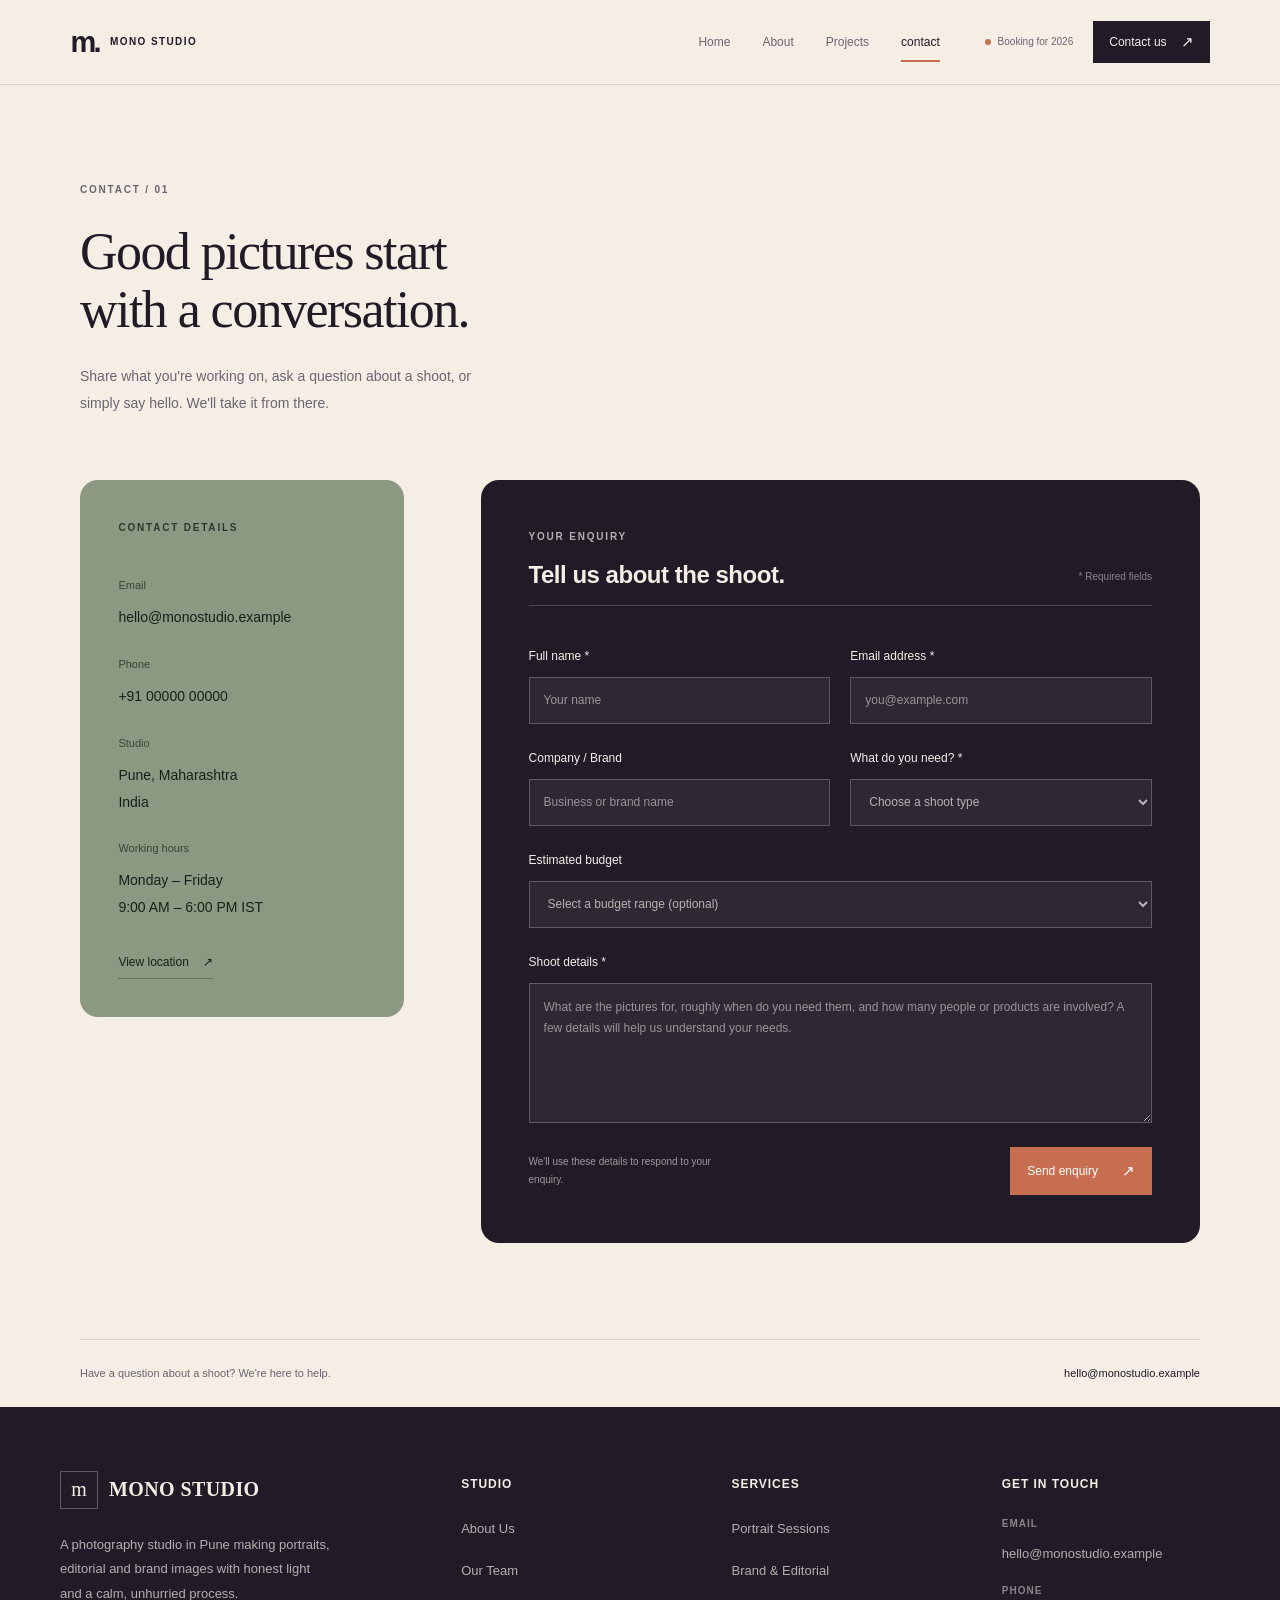
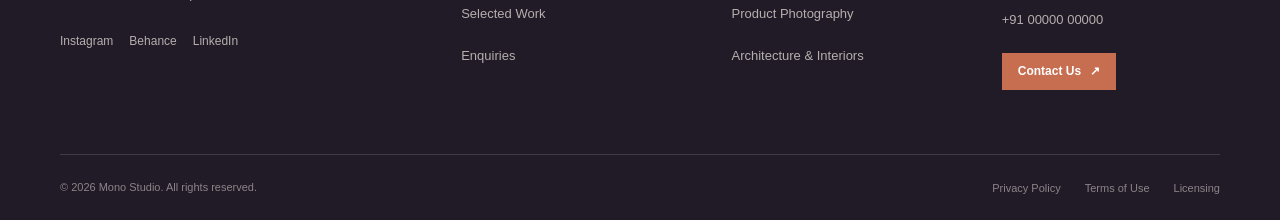
<file: contact.html>
<!DOCTYPE html>
<html lang="en">
<head>
  <meta charset="UTF-8">
  <meta name="viewport" content="width=device-width, initial-scale=1">
  <meta name="description" content="Get in touch with Mono Studio, a photography studio in Pune. Enquire about portrait sessions, brand and editorial shoots, product photography, and architectural photography.">
  <meta name="theme-color" content="#f7f6f1">
  <title>Contact &amp; Enquiries — Mono Studio</title>

  <link rel="stylesheet" href="style.css">   

</head>
<body>




  


<header class="line-nav">
  <nav class="line-nav__inner" aria-label="Main navigation">

    <!-- Left brand -->
    <a href="index.html" class="line-nav__brand" aria-label="Mono Studio home">
      <span class="line-nav__symbol" aria-hidden="true">m.</span>
      <span class="line-nav__brand-name">MONO STUDIO</span>
    </a>

    <!-- Mobile menu control -->
    <input
      type="checkbox"
      id="line-nav-toggle"
      class="line-nav__toggle"
      aria-label="Toggle navigation"
    />

    <label class="line-nav__menu" for="line-nav-toggle">
      <span class="line-nav__menu-label">MENU</span>
      <span class="line-nav__menu-icon" aria-hidden="true">
        <i></i>
        <i></i>
      </span>
    </label>

    <!-- Right links -->
    <div class="line-nav__panel">
      <div class="line-nav__links">
        <a href="index.html" class="line-nav__link">Home</a>
        <a href="about.html" class="line-nav__link">About</a>
        <a href="portfolio.html" class="line-nav__link">Projects</a>
        <a href="contact.html" class="line-nav__link line-nav__link--active">contact</a>
      </div>

      <div class="line-nav__action">
        <span class="line-nav__availability">
          <span class="line-nav__dot"></span>
          Booking for 2026
        </span>
        <a href="contact.html" class="line-nav__cta">
          Contact us <span aria-hidden="true">↗</span>
        </a>
      </div>
    </div>

  </nav>
</header>











<section class="minimal-enquiry" id="contact">
  <div class="minimal-enquiry__container">

    <!-- Section introduction -->
    <header class="minimal-enquiry__header">
      <span class="minimal-enquiry__eyebrow">CONTACT / 01</span>
      <h2>Good pictures start<br>with a conversation.</h2>
      <p>
        Share what you're working on, ask a question about a shoot, or simply
        say hello. We'll take it from there.
      </p>
    </header>

    <div class="minimal-enquiry__layout">

      <!-- Contact information -->
      <aside class="minimal-enquiry__sidebar">
        <span class="minimal-enquiry__small-title">
          CONTACT DETAILS
        </span>

        <div class="minimal-enquiry__detail">
          <span class="minimal-enquiry__detail-label">Email</span>
          <a href="mailto:hello@monostudio.example">
            hello@monostudio.example
          </a>
        </div>

        <div class="minimal-enquiry__detail">
          <span class="minimal-enquiry__detail-label">Phone</span>
          <a href="tel:+910000000000">
            +91 00000 00000
          </a>
        </div>

        <div class="minimal-enquiry__detail">
          <span class="minimal-enquiry__detail-label">Studio</span>
          <p>
            Pune, Maharashtra<br>
            India
          </p>
        </div>

        <div class="minimal-enquiry__detail">
          <span class="minimal-enquiry__detail-label">Working hours</span>
          <p>
            Monday – Friday<br>
            9:00 AM – 6:00 PM IST
          </p>
        </div>

        <a
          class="minimal-enquiry__direct-link"
          href="https://www.google.com/maps/search/?api=1&query=Pune%2C%20India"
          target="_blank"
          rel="noopener noreferrer">
          View location <span aria-hidden="true">↗</span>
        </a>
      </aside>

      <!-- Enquiry form -->
      <div class="minimal-enquiry__main">
        <div class="minimal-enquiry__form-header">
          <div>
            <span class="minimal-enquiry__small-title">
              YOUR ENQUIRY
            </span>
            <h3>Tell us about the shoot.</h3>
          </div>
          <span class="minimal-enquiry__required-note">
            * Required fields
          </span>
        </div>

        <form class="minimal-enquiry__form"
              action="#"
              method="post">

          <div class="minimal-enquiry__row">
            <div class="minimal-enquiry__field">
              <label for="me-name">Full name *</label>
              <input
                type="text"
                id="me-name"
                name="name"
                placeholder="Your name"
                autocomplete="name"
                required>
            </div>

            <div class="minimal-enquiry__field">
              <label for="me-email">Email address *</label>
              <input
                type="email"
                id="me-email"
                name="email"
                placeholder="you@example.com"
                autocomplete="email"
                required>
            </div>
          </div>

          <div class="minimal-enquiry__row">
            <div class="minimal-enquiry__field">
              <label for="me-company">Company / Brand</label>
              <input
                type="text"
                id="me-company"
                name="company"
                placeholder="Business or brand name"
                autocomplete="organization">
            </div>

            <div class="minimal-enquiry__field">
              <label for="me-service">What do you need? *</label>
              <select id="me-service" name="service" required>
                <option value="" disabled selected>
                  Choose a shoot type
                </option>
                <option value="portraits">Portrait session</option>
                <option value="brand-editorial">Brand &amp; editorial shoot</option>
                <option value="product">Product photography</option>
                <option value="architecture">Architecture &amp; interiors</option>
                <option value="events">Event coverage</option>
                <option value="personal">Personal / family session</option>
                <option value="other">Other enquiry</option>
              </select>
            </div>
          </div>

          <div class="minimal-enquiry__field">
            <label for="me-budget">Estimated budget</label>
            <select id="me-budget" name="budget">
              <option value="" disabled selected>
                Select a budget range (optional)
              </option>
              <option value="under-10000">Under ₹10,000</option>
              <option value="10000-25000">₹10,000 – ₹25,000</option>
              <option value="25000-50000">₹25,000 – ₹50,000</option>
              <option value="above-50000">Above ₹50,000</option>
              <option value="undecided">Not decided yet</option>
            </select>
          </div>

          <div class="minimal-enquiry__field">
            <label for="me-message">Shoot details *</label>
            <textarea
              id="me-message"
              name="message"
              rows="5"
              placeholder="What are the pictures for, roughly when do you need them, and how many people or products are involved? A few details will help us understand your needs."
              required></textarea>
          </div>

          <div class="minimal-enquiry__submit-row">
            <p>We'll use these details to respond to your enquiry.</p>
            <button type="submit" class="minimal-enquiry__submit">
              Send enquiry
              <span aria-hidden="true">↗</span>
            </button>
          </div>

        </form>
      </div>

    </div>

    <footer class="minimal-enquiry__footer">
      <span>Have a question about a shoot? We're here to help.</span>
      <a href="mailto:hello@monostudio.example">hello@monostudio.example</a>
    </footer>

  </div>
</section>













<footer class="full-min-footer">
    <div class="full-min-footer__container">

        <div class="full-min-footer__main">

            <!-- BRAND COLUMN -->
            <div class="full-min-footer__brand-column">

                <a href="index.html" class="full-min-footer__brand"
                   aria-label="Mono Studio home">
                    <span class="full-min-footer__logo">m</span>
                    <span class="full-min-footer__brand-name">
                        MONO STUDIO
                    </span>
                </a>

                <p class="full-min-footer__description">
                    A photography studio in Pune making portraits, editorial and
                    brand images with honest light and a calm, unhurried process.
                </p>

                <div class="full-min-footer__socials"
                     aria-label="Social media links">
                    <a href="#" aria-label="Instagram">Instagram</a>
                    <a href="#" aria-label="Behance">Behance</a>
                    <a href="#" aria-label="LinkedIn">LinkedIn</a>
                </div>

            </div>

            <!-- COMPANY COLUMN -->
            <div class="full-min-footer__column">
                <h3>Studio</h3>

                <ul class="full-min-footer__list">
                    <li><a href="about.html">About Us</a></li>
                    <li><a href="about.html">Our Team</a></li>
                    <li><a href="portfolio.html">Selected Work</a></li>
                    <li><a href="contact.html">Enquiries</a></li>
                </ul>
            </div>

            <!-- SERVICES COLUMN -->
            <div class="full-min-footer__column">
                <h3>Services</h3>

                <ul class="full-min-footer__list">
                    <li><a href="services.html">Portrait Sessions</a></li>
                    <li><a href="services.html">Brand &amp; Editorial</a></li>
                    <li><a href="services.html">Product Photography</a></li>
                    <li><a href="services.html">Architecture &amp; Interiors</a></li>
                </ul>
            </div>

            <!-- CONTACT COLUMN -->
            <div class="full-min-footer__column">
                <h3>Get in Touch</h3>

                <div class="full-min-footer__contact-item">
                    <span class="full-min-footer__contact-label">
                        Email
                    </span>
                    <a class="full-min-footer__contact-value"
                       href="mailto:hello@monostudio.example">
                        hello@monostudio.example
                    </a>
                </div>

                <div class="full-min-footer__contact-item">
                    <span class="full-min-footer__contact-label">
                        Phone
                    </span>
                    <a class="full-min-footer__contact-value"
                       href="tel:+910000000000">
                        +91 00000 00000
                    </a>
                </div>

                <a href="contact.html" class="full-min-footer__cta">
                    Contact Us <span aria-hidden="true">↗</span>
                </a>
            </div>

        </div>

        <!-- COPYRIGHT AND LEGAL LINKS -->
        <div class="full-min-footer__bottom">

            <p class="full-min-footer__copyright">
                © 2026 Mono Studio. All rights reserved.
            </p>

            <ul class="full-min-footer__legal">
                <li><a href="#">Privacy Policy</a></li>
                <li><a href="#">Terms of Use</a></li>
                <li><a href="#">Licensing</a></li>
            </ul>

        </div>

    </div>
</footer>


















</body>
</html>
</file>
<file: style.css>
/* ==========================================================
   MONO STUDIO — Photographic Studio
   Final consolidated stylesheet
   Palette: midnight plum / warm ivory / terracotta / muted sage
   ========================================================== */

:root {
  /* Final palette */
  --ms-night: #211b28;
  --ms-plum: #382b3c;
  --ms-ivory: #f4eee5;
  --ms-cream: #e9dfd2;
  --ms-terra: #c76e50;
  --ms-sage: #8c9882;
  --ms-gold: #d8b782;

  /* Semantic aliases */
  --bg: var(--ms-ivory);
  --surface: rgba(33, 27, 40, 0.06);
  --line: rgba(33, 27, 40, 0.14);
  --line-soft: rgba(33, 27, 40, 0.07);
  --text: var(--ms-night);
  --text-muted: #6b6570;
  --text-inverse: var(--ms-ivory);
  --accent: var(--ms-terra);
  --black: var(--ms-night);
  --white: var(--ms-ivory);

  /* Spacing scale */
  --s1: 8px;
  --s2: 16px;
  --s3: 24px;
  --s4: 40px;
  --s5: 64px;
  --s6: 96px;

  /* Typography */
  --font-sans: "Helvetica Neue", Helvetica, Arial, sans-serif;
  --font-serif: "Iowan Old Style", "Palatino Linotype", "Book Antiqua", Georgia, serif;
  --fs-micro: 10px;
  --fs-small: 12px;
  --fs-body: 14px;
  --fs-lg: 15px;
  --fs-h3: clamp(18px, 2.2vw, 24px);
  --fs-h2: clamp(32px, 4.5vw, 52px);
  --fs-h1: clamp(42px, 6vw, 76px);

  /* Layout */
  --container: 1160px;
  --radius: 2px;
  --t: 180ms ease;

  /* Motion */
  --ease: cubic-bezier(.22,.61,.36,1);
  --motion-fast: 220ms;
  --motion-mid: 650ms;
}

/* ---------- Reset ---------- */
*, *::before, *::after { box-sizing: border-box; }

html {
  scroll-behavior: smooth;
  scroll-padding-top: 24px;
  background: var(--ms-ivory);
}

body {
  margin: 0;
  background: var(--bg);
  color: var(--text);
  font-family: var(--font-sans);
  font-size: var(--fs-lg);
  line-height: 1.75;
  -webkit-font-smoothing: antialiased;
  overflow-x: clip;
}

img { display: block; width: 100%; height: 100%; object-fit: cover; }
a { color: inherit; text-decoration: none; }

a:focus-visible,
summary:focus-visible,
button:focus-visible,
input:focus-visible,
select:focus-visible,
textarea:focus-visible {
  outline: 2px solid var(--accent);
  outline-offset: 4px;
}

h1, h2, h3, p { margin-top: 0; }

h1, h2, h3 {
  font-weight: 400;
  line-height: 1.12;
  letter-spacing: -0.02em;
}

h1, h2 { font-family: var(--font-serif); }
h1 { font-size: var(--fs-h1); line-height: 1.05; }
h2 { font-size: var(--fs-h2); }
h3 { font-size: var(--fs-h3); font-weight: 600; letter-spacing: -0.01em; }

::selection { background: var(--accent); color: #fff; }

/* ---------- Utilities ---------- */
.container {
  width: min(var(--container), calc(100% - 72px));
  margin-inline: auto;
}

.section { padding-block: var(--s6); }

.eyebrow {
  margin: 0 0 var(--s2);
  color: var(--accent);
  font-size: var(--fs-micro);
  font-weight: 700;
  letter-spacing: 0.18em;
  line-height: 1.5;
  text-transform: uppercase;
}

.section-heading { max-width: 590px; margin-bottom: var(--s2); }
.section-description {
  max-width: 570px;
  margin: 0;
  color: var(--text-muted);
  font-size: var(--fs-body);
  line-height: 1.95;
}

/* ---------- Buttons ---------- */
.button {
  display: inline-flex;
  align-items: center;
  justify-content: space-between;
  gap: var(--s2);
  min-height: 48px;
  padding: 12px 20px;
  border: 1px solid var(--accent);
  border-radius: var(--radius);
  background: var(--accent);
  color: var(--text-inverse);
  font-family: inherit;
  font-size: var(--fs-small);
  font-weight: 600;
  letter-spacing: 0.02em;
  cursor: pointer;
  transition: background var(--t), border-color var(--t), color var(--t), transform var(--motion-fast) var(--ease);
}

.button:hover { background: var(--black); border-color: var(--black); transform: translateY(-3px); }
.button-arrow { font-size: 16px; line-height: 1; display: inline-block; transition: transform var(--motion-fast) var(--ease); }
.button:hover .button-arrow { transform: translate(3px, -3px); }

.button-outline {
  background: transparent;
  color: var(--text);
  border-color: var(--line);
}

.button-outline:hover {
  background: var(--line-soft);
  border-color: var(--accent);
  color: var(--accent);
}

/* ==========================================================
   HEADER — LINE NAV
   ========================================================== */
.line-nav {
  position: relative;
  z-index: 100;
  width: 100%;
  background: rgba(244,238,229,0.82);
  backdrop-filter: blur(16px);
  -webkit-backdrop-filter: blur(16px);
  color: var(--text);
  font-family: var(--font-sans);
  border-bottom: 1px solid var(--line);
}

.line-nav__inner {
  display: flex;
  align-items: center;
  justify-content: space-between;
  gap: var(--s3);
  width: 100%;
  max-width: 1440px;
  min-height: 84px;
  margin: 0 auto;
  padding: 0 clamp(24px, 5.5vw, 80px);
}

.line-nav__brand { display: inline-flex; align-items: center; flex-shrink: 0; gap: 11px; transition: transform var(--motion-fast) var(--ease); }
.line-nav__brand:hover { transform: translateY(-2px); }
.line-nav__symbol { font-size: 29px; font-weight: 600; letter-spacing: -0.09em; line-height: 1; }
.line-nav__brand-name { font-size: var(--fs-micro); font-weight: 600; letter-spacing: 0.14em; white-space: nowrap; }

.line-nav__panel {
  display: flex;
  align-items: center;
  justify-content: flex-end;
  gap: clamp(24px, 3.5vw, 50px);
}

.line-nav__links { display: flex; align-items: center; gap: clamp(20px, 2.5vw, 34px); }

.line-nav__link {
  position: relative;
  display: inline-flex;
  align-items: center;
  min-height: 84px;
  color: var(--text-muted);
  font-size: var(--fs-small);
  white-space: nowrap;
  transition: color var(--t), transform var(--motion-fast) var(--ease);
}

.line-nav__link:hover,
.line-nav__link--active { color: var(--text); }

.line-nav__link::after {
  content: "";
  position: absolute;
  bottom: 22px; left: 0;
  height: 2px; width: 100%;
  background: var(--accent);
  transform: scaleX(0);
  transform-origin: left;
  transition: transform 350ms var(--ease);
}

.line-nav__link:hover::after,
.line-nav__link--active::after { transform: scaleX(1); }
.line-nav__link:hover { transform: translateY(-2px); }

.line-nav__action { display: flex; align-items: center; gap: 20px; }

.line-nav__availability {
  display: inline-flex;
  align-items: center;
  gap: 7px;
  color: var(--text-muted);
  font-size: var(--fs-micro);
  white-space: nowrap;
}

.line-nav__dot { width: 6px; height: 6px; flex-shrink: 0; border-radius: 50%; background: var(--accent); animation: dot-pulse 2.8s ease-in-out infinite; }

.line-nav__cta {
  display: inline-flex;
  align-items: center;
  justify-content: center;
  gap: 14px;
  min-height: 42px;
  padding: 0 16px;
  background: var(--ms-night);
  color: var(--ms-ivory);
  font-size: var(--fs-small);
  white-space: nowrap;
  transition: background var(--t), color var(--t), transform var(--motion-fast) var(--ease);
}

.line-nav__cta:hover { background: var(--accent); color: #fff; transform: translateY(-3px); }
.line-nav__cta span { font-size: 15px; transition: transform var(--t); display: inline-block; }
.line-nav__cta:hover span { transform: translate(2px, -2px); }

.line-nav__toggle,
.line-nav__menu { display: none; }

/* ==========================================================
   PAGE INTROS
   ========================================================== */
.page-intro {
  padding-block: var(--s4);
  background: var(--ms-cream);
  border-bottom: 1px solid var(--line);
}

.intro-meta {
  display: flex;
  align-items: center;
  gap: 10px;
  margin-bottom: var(--s3);
  color: var(--text-muted);
  font-size: var(--fs-micro);
  letter-spacing: 0.11em;
  text-transform: uppercase;
}

.meta-dot { width: 4px; height: 4px; border-radius: 50%; background: var(--accent); }

.intro-grid {
  display: grid;
  grid-template-columns: 1.15fr 0.85fr;
  align-items: end;
  gap: var(--s4);
}

.page-intro h1,
.intro h1 {
  max-width: 740px;
  margin-bottom: 0;
}

.intro-description {
  max-width: 400px;
  margin: 0 0 5px;
  color: var(--text-muted);
  font-size: var(--fs-body);
  line-height: 1.95;
}

.page-intro h1 span,
.hero-copy h2 span,
.intro h1 em,
.intro h1 span,
.cta-panel h2 em,
.enquiry h2 span {
  color: var(--accent);
}

.intro h1 em,
.cta-panel h2 em,
.enquiry h2 span { font-style: italic; }

/* ==========================================================
   HERO (home)
   ========================================================== */
.hero {
  padding-block: var(--s5) var(--s6);
  background: var(--ms-night);
  color: var(--ms-ivory);
  position: relative;
  isolation: isolate;
}

.hero::before {
  content: "";
  position: absolute;
  inset: 0;
  pointer-events: none;
  background:
    radial-gradient(ellipse at 85% 10%, rgba(199,110,80,.25), transparent 38%),
    radial-gradient(ellipse at 5% 95%, rgba(140,152,130,.18), transparent 34%);
}

.hero-grid {
  display: grid;
  grid-template-columns: 0.85fr 1.15fr;
  align-items: center;
  gap: clamp(40px, 8vw, 100px);
  position: relative;
}

.hero-copy { padding-block: var(--s2); }

.hero-copy h2 {
  max-width: 460px;
  margin: 0 0 var(--s3);
  font-family: var(--font-serif);
  font-size: clamp(40px, 5.2vw, 62px);
  letter-spacing: -0.02em;
  line-height: 1.08;
  color: var(--ms-ivory);
}

.hero .eyebrow { color: var(--accent); }

.hero-description {
  max-width: 405px;
  margin: 0 0 var(--s3);
  color: var(--ms-ivory);
  opacity: 0.85;
  font-size: var(--fs-body);
  line-height: 2;
}

.hero-actions { display: flex; flex-wrap: wrap; gap: 10px; margin-bottom: var(--s4); }

.hero .button {
  background: var(--accent);
  border-color: var(--accent);
  color: #fff;
}

.hero .button:hover { background: var(--ms-night); border-color: var(--ms-night); color: var(--ms-ivory); }

.hero .button-outline {
  background: transparent;
  color: var(--ms-ivory);
  border-color: rgba(244,238,229,.65);
}

.hero .button-outline:hover {
  background: rgba(244,238,229,.1);
  border-color: var(--accent);
  color: var(--accent);
}

.hero-principle {
  display: flex;
  align-items: flex-start;
  gap: 13px;
  padding-top: var(--s3);
  border-top: 1px solid rgba(244,238,229,.2);
}

.principle-number { padding-top: 1px; color: var(--accent); font-size: 11px; font-weight: 700; letter-spacing: 0.1em; }
.principle-copy strong { display: block; margin-bottom: 4px; font-size: var(--fs-small); font-weight: 600; color: var(--ms-ivory); }
.principle-copy span { display: block; color: var(--ms-ivory); opacity: 0.7; font-size: 11px; line-height: 1.8; }

.hero-visual { position: relative; min-width: 0; padding-bottom: var(--s3); }
.hero-image-wrap { height: clamp(400px, 47vw, 570px); overflow: hidden; background: var(--surface); }
.hero-image { width: 100%; height: 100%; object-fit: cover; transition: transform 900ms var(--ease); }
.hero-image-wrap:hover .hero-image { transform: scale(1.035); }

.image-label {
  position: absolute;
  right: 0; bottom: 0;
  width: min(260px, 75%);
  padding: var(--s2) var(--s3);
  background: var(--ms-ivory);
  border: 1px solid var(--line);
  transition: transform var(--motion-fast) var(--ease);
}

.hero-visual:hover .image-label { transform: translateY(-4px); }

.image-label span {
  display: block;
  margin-bottom: 6px;
  color: var(--text-muted);
  font-size: 9px;
  font-weight: 700;
  letter-spacing: 0.17em;
  text-transform: uppercase;
}

.image-label strong { display: block; color: var(--text); font-size: var(--fs-body); font-weight: 500; letter-spacing: -0.01em; transition: color var(--t); }
.hero-visual:hover .image-label strong { color: var(--accent); }

/* ==========================================================
   STORY HERO (about)
   ========================================================== */
.story-hero {
  display: grid;
  grid-template-columns: 0.9fr 1.1fr;
  min-height: 560px;
  background: var(--ms-night);
  color: var(--ms-ivory);
  position: relative;
  isolation: isolate;
}

.story-hero::before {
  content: "";
  position: absolute;
  inset: 0;
  pointer-events: none;
  background:
    radial-gradient(ellipse at 85% 10%, rgba(199,110,80,.25), transparent 38%),
    radial-gradient(ellipse at 5% 95%, rgba(140,152,130,.18), transparent 34%);
}

.story-hero .hero-copy {
  display: flex;
  flex-direction: column;
  align-items: flex-start;
  justify-content: center;
  padding: clamp(34px, 6vw, 85px);
  position: relative;
}

.story-hero .hero-copy > p:not(.eyebrow) {
  max-width: 350px;
  margin: var(--s3) 0 0;
  color: var(--ms-ivory);
  opacity: 0.85;
  font-size: var(--fs-body);
  line-height: 1.95;
}

.story-hero h2 { color: var(--ms-ivory); }

.story-hero .hero-image { min-height: 560px; overflow: hidden; background: var(--surface); position: relative; }

.simple-link {
  display: inline-flex;
  align-items: center;
  gap: 12px;
  margin-top: var(--s4);
  padding-bottom: 5px;
  border-bottom: 1px solid rgba(244,238,229,.3);
  color: var(--ms-ivory);
  font-size: var(--fs-micro);
  font-weight: 600;
  letter-spacing: 0.12em;
  text-transform: uppercase;
}

.simple-link span { font-size: 16px; transition: transform var(--t); }
.simple-link:hover span { transform: translateX(4px); }

/* ==========================================================
   APPROACH / PROCESS
   ========================================================== */
.approach-grid {
  display: grid;
  grid-template-columns: 0.9fr 1.1fr;
  align-items: start;
  gap: clamp(40px, 8vw, 95px);
}

.approach-intro { position: sticky; top: 28px; }
.approach-intro .section-description { margin-bottom: var(--s3); }

@media (max-width: 900px) {
  .approach-intro { position: static; }
}

.approach-image {
  width: 100%;
  height: 190px;
  margin-top: var(--s4);
  object-fit: cover;
  background: var(--surface);
  transition: border-radius 600ms var(--ease), transform 600ms var(--ease);
}

.approach-image:hover { border-radius: 12px; }

.approach-steps { border-top: 1px solid var(--line); }

.approach-step {
  display: grid;
  grid-template-columns: 44px 1fr;
  gap: var(--s2);
  padding-block: var(--s3);
  border-bottom: 1px solid var(--line);
  transition: transform 550ms var(--ease), background 350ms ease, border-color 350ms ease;
  transform-origin: left center;
}

.approach-step:hover {
  transform: translateX(8px);
  background: rgba(199,110,80,.08);
}

.step-index { color: var(--accent); font-size: 11px; font-weight: 700; letter-spacing: 0.1em; transition: color var(--t), transform var(--motion-fast) var(--ease); }
.approach-step:hover .step-index { transform: translateX(4px); }

.approach-step h3 { margin-bottom: var(--s1); color: var(--text); }
.approach-step p { max-width: 490px; margin: 0; color: var(--text-muted); font-size: var(--fs-small); line-height: 1.95; }

/* ==========================================================
   IMAGE STORY (about)
   ========================================================== */
.image-story {
  display: grid;
  grid-template-columns: 1.1fr 0.9fr;
  align-items: center;
  gap: var(--s5);
  padding-block: var(--s4) var(--s6);
  background: var(--ms-sage);
  color: #172018;
}

.image-story-visual { position: relative; min-width: 0; }
.image-story-visual .main-image { height: 510px; background: var(--surface); overflow: hidden; border-radius: 2px; transition: border-radius 600ms var(--ease); }
.image-story-visual:hover .main-image { border-radius: 12px; }

.image-story-visual .small-image {
  position: relative;
  width: 52%;
  height: 220px;
  margin: -95px 0 0 auto;
  border: 10px solid var(--ms-ivory);
  background: var(--surface);
  overflow: hidden;
  transition: transform 600ms var(--ease);
}

.image-story-visual:hover .small-image { transform: translateY(-5px); }

.image-story-copy { max-width: 400px; }
.image-story-copy .eyebrow { color: var(--accent); }
.image-story-copy h2 { color: #172018; }
.image-story-copy > p:not(.eyebrow) { margin: var(--s3) 0 0; color: #172018; opacity: 0.85; font-size: var(--fs-body); line-height: 2; }

/* ==========================================================
   VALUES (about)
   ========================================================== */
.values { padding-block: var(--s6); background: var(--surface); }

.values-heading {
  display: grid;
  grid-template-columns: 1fr 330px;
  align-items: end;
  gap: var(--s4);
  margin-bottom: var(--s5);
}

.values-heading > p { margin: 0 0 4px; color: var(--text-muted); font-size: var(--fs-body); line-height: 1.95; }

.values-grid {
  display: grid;
  grid-template-columns: repeat(3, minmax(0, 1fr));
  border-top: 1px solid var(--line);
  border-bottom: 1px solid var(--line);
}

.value-card {
  padding: var(--s3) var(--s3) var(--s4) 0;
  background: var(--ms-cream);
  border: 1px solid rgba(33,27,40,.12);
  border-radius: 16px;
  transition: transform 550ms var(--ease), box-shadow 550ms var(--ease), background 350ms ease;
}

.value-card + .value-card { padding-left: var(--s3); border-left: 1px solid var(--line); margin-left: var(--s3); }

.value-card:hover { transform: translateY(-7px); background: #fff; box-shadow: 0 22px 48px rgba(33,27,40,.1); }

.value-number {
  display: block;
  margin-bottom: var(--s4);
  color: var(--accent);
  font-family: var(--font-serif);
  font-size: 26px;
  transition: color var(--t), transform var(--motion-fast) var(--ease);
}

.value-card:hover .value-number { transform: translateX(4px); }

.value-card h3 { margin-bottom: 10px; }
.value-card p { max-width: 285px; margin: 0; color: var(--text-muted); font-size: var(--fs-small); line-height: 1.95; }

/* ==========================================================
   CLOSING STORY (about)
   ========================================================== */
.closing-story {
  display: grid;
  grid-template-columns: 0.95fr 1.05fr;
  align-items: center;
  gap: var(--s6);
  padding-block: var(--s6);
}

.closing-story-image { height: 530px; background: var(--surface); overflow: hidden; border-radius: 2px; transition: border-radius 600ms var(--ease); }
.closing-story-image:hover { border-radius: 12px; }
.closing-story-copy { max-width: 430px; }
.closing-story-copy > p:not(.eyebrow) { margin: var(--s3) 0 0; color: var(--text-muted); font-size: var(--fs-body); line-height: 2; }

.principles-list {
  margin: var(--s3) 0 0;
  padding: 0;
  border-top: 1px solid var(--line);
  list-style: none;
}

.principles-list li {
  display: flex;
  align-items: baseline;
  gap: 13px;
  padding: 13px 0;
  border-bottom: 1px solid var(--line);
  font-size: var(--fs-small);
  transition: transform 350ms var(--ease);
}

.principles-list li:hover { transform: translateX(4px); }
.principles-list li::before { color: var(--accent); content: "—"; transition: transform var(--t); }
.principles-list li:hover::before { transform: scale(1.35); }

/* ==========================================================
   SERVICES INTRO + SERVICES GRID
   ========================================================== */
.intro { padding-block: var(--s6) var(--s5); }

.intro-aside {
  padding: 0 0 5px var(--s3);
  border-left: 1px solid var(--line);
}

.intro-aside p { margin-bottom: var(--s2); color: var(--text-muted); font-size: var(--fs-body); line-height: 2; }
.intro-aside span { color: var(--accent); font-size: var(--fs-micro); letter-spacing: 0.12em; text-transform: uppercase; }

.services { padding-bottom: var(--s6); }

.services-heading {
  display: flex;
  justify-content: space-between;
  align-items: end;
  gap: var(--s4);
  margin-bottom: var(--s4);
  padding-bottom: var(--s3);
  border-bottom: 1px solid var(--line);
}

.services-heading h2 { max-width: 580px; margin-bottom: 0; }
.services-heading > p { max-width: 345px; margin: 0 0 3px; color: var(--text-muted); font-size: var(--fs-small); line-height: 1.95; }

.service-grid {
  display: grid;
  grid-template-columns: repeat(3, minmax(0, 1fr));
  gap: 30px 22px;
}

.service-card { min-width: 0; transition: transform 550ms var(--ease); }
.service-card:hover { transform: translateY(-4px); }
.service-image { position: relative; height: 245px; overflow: hidden; background: var(--surface); }
.service-image img { transition: transform 900ms var(--ease); }
.service-card:hover .service-image img { transform: scale(1.035); }

.service-image::after {
  position: absolute;
  inset: 0;
  border: 1px solid var(--line-soft);
  content: "";
  pointer-events: none;
}

.service-number {
  position: absolute;
  top: 14px; left: 14px;
  z-index: 1;
  padding: 5px 9px;
  background: var(--ms-ivory);
  color: var(--accent);
  font-size: 9px;
  letter-spacing: 0.1em;
  transition: color var(--t), transform var(--motion-fast) var(--ease);
}

.service-card:hover .service-number { transform: translateX(3px); }

.service-copy { padding: var(--s3) 2px 0; }
.service-label { margin-bottom: var(--s1); color: var(--accent); font-size: 9px; font-weight: 600; letter-spacing: 0.15em; text-transform: uppercase; }
.service-copy h3 { margin-bottom: 10px; }
.service-copy > p { min-height: 67px; margin-bottom: var(--s2); color: var(--text-muted); font-size: var(--fs-small); line-height: 1.9; }

.service-details {
  display: grid;
  gap: 7px;
  margin: 0;
  padding: var(--s2) 0 0;
  border-top: 1px solid var(--line);
  list-style: none;
}

.service-details li { display: flex; align-items: flex-start; gap: 9px; color: var(--text-muted); font-size: 11px; line-height: 1.75; }
.service-details li::before { width: 4px; height: 4px; flex: 0 0 4px; margin-top: 8px; border-radius: 50%; background: var(--accent); content: ""; }

.service-link {
  display: inline-flex;
  align-items: center;
  gap: 12px;
  margin-top: var(--s2);
  color: var(--text);
  font-size: var(--fs-micro);
  font-weight: 600;
  letter-spacing: 0.05em;
}

.service-link span { font-size: 16px; transition: transform var(--t); }
.service-link:hover span { transform: translateX(4px); }

/* ==========================================================
   APPROACH (services) + PROCESS GRID
   ========================================================== */
.approach { padding-block: var(--s6); background: var(--ms-cream); }

.approach-heading {
  display: grid;
  grid-template-columns: 1fr 0.7fr;
  gap: var(--s5);
  align-items: end;
  margin-bottom: var(--s5);
}

.approach-heading h2 { max-width: 590px; margin-bottom: 0; }
.approach-heading > p { max-width: 390px; margin: 0 0 4px; color: var(--text-muted); font-size: var(--fs-small); line-height: 2; }

.process-grid {
  display: grid;
  grid-template-columns: repeat(4, minmax(0, 1fr));
  border-top: 1px solid var(--line);
  border-left: 1px solid var(--line);
}

.process-card {
  min-height: 210px;
  padding: var(--s3);
  border-right: 1px solid var(--line);
  border-bottom: 1px solid var(--line);
  transition: transform 550ms var(--ease), background 350ms ease;
}

.process-card:hover { transform: translateY(-4px); background: rgba(199,110,80,.06); }

.process-number { display: block; margin-bottom: var(--s4); color: var(--accent); font-size: var(--fs-micro); letter-spacing: 0.15em; transition: color var(--t), transform var(--motion-fast) var(--ease); }
.process-card:hover .process-number { transform: translateX(3px); }

.process-card h3 { margin-bottom: 10px; }
.process-card p { margin: 0; color: var(--text-muted); font-size: 11px; line-height: 1.9; }

/* ==========================================================
   CONSIDERATIONS (services)
   ========================================================== */
.considerations { padding-block: var(--s6); }

.considerations-grid {
  display: grid;
  grid-template-columns: 0.9fr 1fr;
  gap: var(--s6);
  align-items: center;
}

.considerations-image { position: relative; min-height: 480px; background: var(--surface); overflow: hidden; border-radius: 2px; transition: border-radius 600ms var(--ease); }
.considerations-image:hover { border-radius: 12px; }
.considerations-image img { position: absolute; inset: 0; transition: transform 900ms var(--ease); }
.considerations-image:hover img { transform: scale(1.035); }

.image-note {
  position: absolute;
  right: -20px; bottom: 25px;
  max-width: 250px;
  padding: var(--s3);
  background: var(--ms-ivory);
  border: 1px solid var(--line);
}

.image-note strong { display: block; margin-bottom: 5px; font-family: var(--font-serif); font-size: 21px; font-weight: 400; line-height: 1.35; }
.image-note span { color: var(--text-muted); font-size: var(--fs-micro); line-height: 1.7; }

.considerations-copy h2 { max-width: 470px; margin-bottom: var(--s3); }
.considerations-copy > p:not(.eyebrow) { max-width: 450px; margin: 0 0 var(--s3); color: var(--text-muted); font-size: var(--fs-small); line-height: 2; }

.consideration-list {
  margin: 0;
  padding: 0;
  border-top: 1px solid var(--line);
  list-style: none;
}

.consideration-list li {
  display: grid;
  grid-template-columns: 28px 1fr;
  gap: 13px;
  padding: var(--s2) 0;
  border-bottom: 1px solid var(--line);
  transition: transform 350ms var(--ease);
}

.consideration-list li:hover { transform: translateX(4px); }

.consideration-icon {
  display: grid;
  place-items: center;
  width: 24px; height: 24px;
  border: 1px solid var(--line);
  border-radius: 50%;
  color: var(--accent);
  font-size: 11px;
}

.consideration-list strong { display: block; margin-bottom: 4px; font-size: var(--fs-small); font-weight: 600; }
.consideration-list p { margin: 0; color: var(--text-muted); font-size: 11px; line-height: 1.8; }

/* ==========================================================
   FAQ (home)
   ========================================================== */
.faq-section { background: var(--ms-sage); }

.faq-grid {
  display: grid;
  grid-template-columns: 0.8fr 1.2fr;
  align-items: start;
  gap: clamp(40px, 8vw, 95px);
}

.faq-intro .section-description { margin-bottom: var(--s3); }

.text-link {
  display: inline-flex;
  align-items: center;
  gap: 9px;
  color: var(--accent);
  font-size: var(--fs-small);
  font-weight: 700;
  text-decoration: underline;
  text-decoration-color: var(--line);
  text-underline-offset: 5px;
  transition: color var(--t);
}

.text-link:hover { color: var(--ms-night); }

.faq-list { border-top: 1px solid rgba(23,32,24,.25); }
.faq-list details { border-bottom: 1px solid rgba(23,32,24,.25); transition: border-color 350ms ease, background 350ms ease; }
.faq-list details[open] { border-color: var(--accent); background: rgba(255,255,255,.2); }

.faq-list summary {
  display: flex;
  align-items: center;
  justify-content: space-between;
  gap: var(--s2);
  padding-block: var(--s2);
  color: #172018;
  font-size: var(--fs-small);
  font-weight: 600;
  cursor: pointer;
  list-style: none;
  transition: color 250ms ease;
}

.faq-list summary:hover,
.faq-list details[open] summary { color: var(--accent); }

.faq-list summary::-webkit-details-marker { display: none; }

.faq-list summary::after {
  width: 24px; height: 24px;
  display: grid;
  flex: 0 0 auto;
  place-items: center;
  border: 1px solid rgba(23,32,24,.3);
  border-radius: 50%;
  color: var(--accent);
  content: "+";
  font-size: 16px;
  font-weight: 400;
}

.faq-list details[open] summary::after { content: "−"; }
.faq-answer { max-width: 520px; padding: 0 var(--s3) var(--s2) 0; color: #172018; opacity: 0.85; font-size: var(--fs-small); line-height: 1.95; }
.faq-answer p { margin: 0; }
.faq-list details[open] .faq-answer { animation: faq-in 450ms var(--ease) both; }

@keyframes faq-in {
  from { opacity: 0; transform: translateY(8px); }
  to { opacity: 1; transform: none; }
}

/* ==========================================================
   PORTFOLIO GRID
   ========================================================== */
.intro-top {
  display: flex;
  justify-content: space-between;
  align-items: center;
  gap: var(--s3);
  padding-bottom: var(--s2);
  border-bottom: 1px solid var(--line);
}

.wordmark { font-size: 13px; font-weight: 600; letter-spacing: 0.22em; text-transform: uppercase; }
.wordmark span { color: var(--accent); font-weight: 400; }

.intro-content {
  display: grid;
  grid-template-columns: 1fr 0.55fr;
  align-items: end;
  gap: var(--s5);
  padding-top: var(--s6);
}

.portfolio {
  padding-bottom: var(--s6);
  background: var(--ms-night);
  color: var(--ms-ivory);
}

.portfolio-top {
  display: flex;
  justify-content: space-between;
  align-items: end;
  gap: var(--s3);
  padding-bottom: var(--s3);
  border-bottom: 1px solid rgba(244,238,229,.2);
}

.portfolio-top h2 { margin-bottom: 0; font-size: 30px; letter-spacing: -0.02em; color: var(--ms-ivory); }
.project-count { color: var(--ms-ivory); opacity: 0.7; font-size: var(--fs-micro); letter-spacing: 0.08em; text-transform: uppercase; }

.filter-bar { display: flex; align-items: center; flex-wrap: wrap; gap: var(--s3); padding: var(--s2) 0 var(--s4); }

.filter {
  position: relative;
  padding: 5px 0;
  border: 0;
  background: transparent;
  color: var(--ms-ivory);
  opacity: 0.7;
  cursor: pointer;
  font-size: 11px;
  transition: color var(--t), opacity var(--t), transform var(--motion-fast) var(--ease);
}

.filter:hover,
.filter[aria-pressed="true"] { color: var(--ms-ivory); opacity: 1; }
.filter:hover { transform: translateY(-2px); }

.filter[aria-pressed="true"]::after {
  position: absolute;
  right: 0; bottom: 0; left: 0;
  height: 1px;
  background: var(--accent);
  content: "";
}

.project-grid { display: grid; grid-template-columns: repeat(2, minmax(0, 1fr)); column-gap: 35px; row-gap: var(--s5); }
.project-card { min-width: 0; transition: transform 550ms var(--ease), box-shadow 550ms var(--ease); }
.project-card[hidden] { display: none; }

.project-card:hover { transform: translateY(-7px); box-shadow: 0 25px 60px rgba(0,0,0,.28); }

.project-image { position: relative; overflow: hidden; aspect-ratio: 1.1 / 1; background: var(--surface); border-radius: 2px; transition: border-radius 600ms var(--ease); }
.project-card:hover .project-image { border-radius: 12px; }

.project-card:nth-child(3n + 2) .project-image { aspect-ratio: 0.98 / 1; }
.project-card:nth-child(3n) .project-image { aspect-ratio: 1.2 / 1; }
.project-image img { transition: transform 900ms var(--ease); }
.project-card:hover .project-image img { transform: scale(1.035); }

.project-index {
  position: absolute;
  top: 13px; left: 13px;
  padding: 5px 8px;
  background: var(--ms-ivory);
  color: var(--text-muted);
  font-size: 9px;
  letter-spacing: 0.06em;
  transition: color var(--t), transform var(--motion-fast) var(--ease);
}

.project-card:hover .project-index { color: var(--accent); transform: translateY(-3px); }

.project-info {
  display: grid;
  grid-template-columns: 1fr auto;
  align-items: start;
  gap: 15px;
  padding-top: var(--s2);
  transition: transform 400ms var(--ease);
}

.project-card:hover .project-info { transform: translateY(-3px); }

.project-category { margin-bottom: 6px; color: var(--ms-ivory); opacity: 0.7; font-size: 9px; letter-spacing: 0.13em; text-transform: uppercase; }
.project-info h3 { margin-bottom: 4px; font-family: var(--font-serif); font-size: clamp(24px, 3vw, 34px); font-weight: 400; letter-spacing: -0.02em; line-height: 1.15; color: var(--ms-ivory); }
.project-location { margin: 0; color: var(--ms-ivory); opacity: 0.6; font-size: 11px; }

.project-link {
  display: grid;
  width: 34px; height: 34px;
  place-items: center;
  border: 1px solid rgba(244,238,229,.3);
  border-radius: 50%;
  color: var(--ms-ivory);
  font-size: 16px;
  transition: background var(--t), color var(--t), transform 300ms var(--ease);
}

.project-link:hover { background: var(--accent); color: #fff; border-color: var(--accent); transform: rotate(45deg); }

/* ==========================================================
   PORTFOLIO PRINCIPLES
   ========================================================== */
.portfolio-approach { padding-block: var(--s6); background: var(--surface); }

.portfolio-approach-intro {
  display: grid;
  grid-template-columns: 1fr 0.7fr;
  align-items: end;
  gap: var(--s5);
  margin-bottom: var(--s5);
}

.portfolio-approach-intro h2 { max-width: 550px; margin-bottom: 0; }
.portfolio-approach-intro p:last-child { max-width: 380px; margin: 0 0 4px; color: var(--text-muted); font-size: var(--fs-small); line-height: 1.95; }

.principles {
  display: grid;
  grid-template-columns: repeat(3, 1fr);
  border-top: 1px solid var(--line);
}

.principle { padding: var(--s3) var(--s3) 0 0; transition: transform 550ms var(--ease); }
.principle + .principle { padding-left: var(--s3); border-left: 1px solid var(--line); }
.principle:hover { transform: translateY(-4px); }
.principle h3 { margin-bottom: 10px; font-size: var(--fs-body); font-weight: 600; letter-spacing: -0.01em; }
.principle p { max-width: 300px; margin: 0; color: var(--text-muted); font-size: var(--fs-small); line-height: 1.95; }

/* ==========================================================
   CTA — final-cta (home, dark)
   ========================================================== */
.final-cta {
  padding-block: 75px;
  background: var(--accent);
  color: #fff;
  position: relative;
  overflow: hidden;
}

.final-cta::after {
  content: "";
  position: absolute;
  width: 38vw;
  height: 38vw;
  max-width: 520px;
  max-height: 520px;
  border: 1px solid rgba(255,255,255,.2);
  border-radius: 50%;
  right: -12%;
  top: -55%;
  pointer-events: none;
}

.cta-grid {
  display: grid;
  grid-template-columns: 1fr auto;
  align-items: center;
  gap: var(--s4);
  position: relative;
}

.cta-copy { max-width: 680px; }
.cta-copy .eyebrow { color: rgba(255,255,255,.8); }
.cta-copy h2 { max-width: 650px; margin-bottom: var(--s2); color: #fff; }
.cta-copy > p:last-child { max-width: 550px; margin: 0; color: rgba(255,255,255,.85); font-size: var(--fs-small); line-height: 1.9; }

.cta-action { display: flex; flex-direction: column; align-items: flex-start; gap: 12px; }

.cta-action .button {
  min-width: 200px;
  border-color: var(--ms-night);
  background: var(--ms-night);
  color: var(--ms-ivory);
}

.cta-action .button:hover { border-color: var(--ms-ivory); background: var(--ms-ivory); color: var(--ms-night); }
.cta-note { color: rgba(255,255,255,.8); font-size: var(--fs-micro); }

/* ==========================================================
   CTA — .cta (about, centered light + services panel)
   ========================================================== */
.cta {
  padding-block: var(--s6);
  background: var(--accent);
  text-align: center;
  color: #fff;
  position: relative;
  overflow: hidden;
}

.cta::after {
  content: "";
  position: absolute;
  width: 38vw;
  height: 38vw;
  max-width: 520px;
  max-height: 520px;
  border: 1px solid rgba(255,255,255,.2);
  border-radius: 50%;
  right: -12%;
  top: -55%;
  pointer-events: none;
}

.cta h2 { max-width: 710px; margin-inline: auto; color: #fff; }
.cta-copy { max-width: 440px; margin: var(--s3) auto 0; color: rgba(255,255,255,.85); font-size: var(--fs-body); line-height: 1.95; }

.cta-button {
  display: inline-flex;
  min-height: 51px;
  align-items: center;
  justify-content: center;
  gap: var(--s3);
  margin-top: var(--s4);
  padding: 14px 22px;
  background: var(--ms-night);
  color: var(--ms-ivory);
  font-size: var(--fs-micro);
  font-weight: 600;
  letter-spacing: 0.12em;
  text-transform: uppercase;
  transition: background var(--t), color var(--t), transform var(--motion-fast) var(--ease);
  position: relative;
}

.cta-button:hover { background: var(--ms-ivory); color: var(--ms-night); transform: translateY(-3px); }
.cta-button span { font-size: 17px; }

/* Services variant — panel CTA */
.cta:has(.cta-panel) {
  padding-block: 0 var(--s6);
  background: transparent;
  text-align: left;
  color: var(--text);
}

.cta:has(.cta-panel)::after { display: none; }

.cta-panel {
  display: grid;
  grid-template-columns: 1fr auto;
  gap: 35px;
  align-items: center;
  padding: clamp(35px, 5.8vw, 65px);
  background: var(--surface);
  border: 1px solid var(--line);
}

.cta-panel h2 { max-width: 650px; margin-bottom: var(--s2); color: var(--text); }
.cta-panel > div:first-child > p:not(.eyebrow) { max-width: 500px; margin: 0; color: var(--text-muted); font-size: var(--fs-small); line-height: 2; }
.cta-action p { margin: 11px 0 0; color: var(--text-muted); font-size: var(--fs-micro); line-height: 1.7; text-align: center; }

/* ==========================================================
   ENQUIRY (portfolio)
   ========================================================== */
.enquiry { padding-block: var(--s6); }

.enquiry-content {
  display: grid;
  grid-template-columns: 1fr 0.65fr;
  align-items: end;
  gap: var(--s5);
  padding-bottom: var(--s4);
  border-bottom: 1px solid var(--line);
}

.enquiry h2 { max-width: 650px; margin-bottom: 0; }
.enquiry-side { max-width: 370px; justify-self: end; }
.enquiry-side p { margin-bottom: var(--s3); color: var(--text-muted); font-size: var(--fs-body); line-height: 1.9; }

.enquiry-link {
  display: flex;
  justify-content: space-between;
  align-items: center;
  gap: var(--s3);
  padding: 13px 0;
  border-bottom: 1px solid var(--text);
  font-size: var(--fs-small);
  transition: transform 350ms var(--ease);
}

.enquiry-link:hover { transform: translateY(-3px); }
.enquiry-link span:last-child { font-size: 18px; transition: transform var(--t); }
.enquiry-link:hover span:last-child { transform: translateX(4px); }

.enquiry-bottom { display: flex; justify-content: space-between; gap: var(--s3); padding-top: var(--s2); color: var(--text-muted); font-size: var(--fs-micro); }

/* ==========================================================
   CONTACT — MINIMAL ENQUIRY
   ========================================================== */
.minimal-enquiry {
  padding: var(--s6) var(--s3) var(--s3);
  background: var(--ms-ivory);
  color: var(--text);
  font-family: var(--font-sans);
}

.minimal-enquiry__container { width: 100%; max-width: 1120px; margin: 0 auto; }
.minimal-enquiry__header { max-width: 650px; margin-bottom: var(--s5); }

.minimal-enquiry__eyebrow,
.minimal-enquiry__small-title {
  display: block;
  color: var(--text-muted);
  font-size: var(--fs-micro);
  font-weight: 600;
  letter-spacing: 0.18em;
}

.minimal-enquiry__eyebrow { margin-bottom: var(--s3); }
.minimal-enquiry__header h2 { margin: 0 0 var(--s3); letter-spacing: -0.03em; }
.minimal-enquiry__header > p { max-width: 430px; margin: 0; color: var(--text-muted); font-size: var(--fs-body); line-height: 1.9; }

.minimal-enquiry__layout {
  display: grid;
  grid-template-columns: 0.72fr 1.6fr;
  gap: clamp(38px, 6vw, 78px);
  align-items: start;
}

.minimal-enquiry__sidebar {
  padding: clamp(1.4rem, 3vw, 2.5rem);
  background: var(--ms-sage);
  color: #172018;
  border-radius: 18px;
}

.minimal-enquiry__sidebar .minimal-enquiry__small-title { margin-bottom: var(--s4); color: #172018; opacity: 0.8; }
.minimal-enquiry__detail { margin-bottom: var(--s3); }
.minimal-enquiry__detail-label { display: block; margin-bottom: 9px; color: #172018; opacity: 0.7; font-size: 11px; }

.minimal-enquiry__detail a,
.minimal-enquiry__detail p { margin: 0; color: #172018; font-size: var(--fs-body); line-height: 1.9; overflow-wrap: anywhere; }

.minimal-enquiry__detail a:hover { text-decoration: underline; text-underline-offset: 4px; }

.minimal-enquiry__direct-link {
  display: inline-flex;
  align-items: center;
  gap: 14px;
  margin-top: 7px;
  padding-bottom: 5px;
  border-bottom: 1px solid rgba(23,32,24,.3);
  color: #172018;
  font-size: var(--fs-small);
}

.minimal-enquiry__main {
  background: var(--ms-night);
  color: var(--ms-ivory);
  border-radius: 18px;
  padding: clamp(1.4rem, 4vw, 3rem);
}

.minimal-enquiry__form-header {
  display: flex;
  justify-content: space-between;
  align-items: flex-end;
  gap: var(--s2);
  margin-bottom: var(--s4);
  padding-bottom: var(--s2);
  border-bottom: 1px solid rgba(244,238,229,.2);
}

.minimal-enquiry__form-header .minimal-enquiry__small-title { margin-bottom: var(--s2); color: var(--ms-ivory); opacity: 0.7; }
.minimal-enquiry__form-header h3 { margin: 0; letter-spacing: -0.02em; color: var(--ms-ivory); }
.minimal-enquiry__required-note { padding-bottom: 3px; color: var(--ms-ivory); opacity: 0.5; font-size: var(--fs-micro); white-space: nowrap; }

.minimal-enquiry__form { display: flex; flex-direction: column; gap: var(--s3); }
.minimal-enquiry__row { display: grid; grid-template-columns: repeat(2, minmax(0, 1fr)); gap: 20px; }
.minimal-enquiry__field { display: flex; min-width: 0; flex-direction: column; gap: 10px; }
.minimal-enquiry__field label { color: var(--ms-ivory); font-size: var(--fs-small); font-weight: 500; }

.minimal-enquiry__field input,
.minimal-enquiry__field select,
.minimal-enquiry__field textarea {
  width: 100%;
  min-height: 47px;
  padding: 13px 14px;
  border: 1px solid rgba(244,238,229,.25);
  border-radius: 0;
  outline: none;
  background: rgba(244,238,229,.06);
  color: var(--ms-ivory);
  font-family: inherit;
  font-size: var(--fs-small);
  transition: border-color var(--t), box-shadow var(--t), background var(--t);
}

.minimal-enquiry__field input::placeholder,
.minimal-enquiry__field textarea::placeholder { color: rgba(244,238,229,.55); }
.minimal-enquiry__field select { color: rgba(244,238,229,.7); cursor: pointer; }
.minimal-enquiry__field textarea { min-height: 140px; resize: vertical; line-height: 1.8; }

.minimal-enquiry__field input:focus,
.minimal-enquiry__field select:focus,
.minimal-enquiry__field textarea:focus {
  border-color: var(--accent);
  box-shadow: 0 0 0 3px rgba(199,110,80,.2);
}

.minimal-enquiry__submit-row {
  display: flex;
  align-items: center;
  justify-content: space-between;
  gap: var(--s3);
}

.minimal-enquiry__submit-row > p { max-width: 210px; margin: 0; color: var(--ms-ivory); opacity: 0.6; font-size: var(--fs-micro); line-height: 1.8; }

.minimal-enquiry__submit {
  display: inline-flex;
  min-height: 48px;
  align-items: center;
  justify-content: space-between;
  gap: var(--s3);
  padding: 0 var(--s2);
  border: 1px solid var(--accent);
  border-radius: 0;
  background: var(--accent);
  color: #fff;
  font-family: inherit;
  font-size: var(--fs-small);
  cursor: pointer;
  transition: background var(--t), color var(--t), transform var(--motion-fast) var(--ease);
}

.minimal-enquiry__submit:hover { background: var(--ms-ivory); color: var(--ms-night); border-color: var(--ms-ivory); transform: translateY(-3px); }
.minimal-enquiry__submit span { font-size: 15px; transition: transform var(--t); }
.minimal-enquiry__submit:hover span { transform: translate(3px, -3px); }

.minimal-enquiry__footer {
  display: flex;
  align-items: center;
  justify-content: space-between;
  gap: var(--s3);
  margin-top: var(--s6);
  padding-top: var(--s3);
  border-top: 1px solid var(--line);
  color: var(--text-muted);
  font-size: 11px;
}

.minimal-enquiry__footer a { color: var(--text); }

/* ==========================================================
   FOOTER
   ========================================================== */
.full-min-footer {
  width: 100%;
  background: var(--ms-night);
  color: var(--ms-ivory);
  font-family: var(--font-sans);
}

.full-min-footer a { transition: color var(--t), transform 300ms var(--ease); }
.full-min-footer a:hover { color: var(--accent); }
.full-min-footer__container { width: min(1160px, 92%); margin: 0 auto; }

.full-min-footer__main {
  display: grid;
  grid-template-columns: 1.6fr 1fr 1fr 1fr;
  gap: 52px;
  padding: var(--s5) 0;
}

.full-min-footer__brand { display: inline-flex; align-items: center; gap: 11px; margin-bottom: var(--s3); }

.full-min-footer__logo {
  width: 38px; height: 38px;
  display: grid;
  place-items: center;
  border: 1px solid rgba(244,238,229,.3);
  color: var(--ms-ivory);
  font-family: var(--font-serif);
  font-size: 20px;
  transition: transform 450ms var(--ease);
}

.full-min-footer__brand:hover .full-min-footer__logo { transform: rotate(-8deg) scale(1.08); }

.full-min-footer__brand-name { font-family: var(--font-serif); font-size: 20px; font-weight: 700; letter-spacing: 0.02em; }

.full-min-footer__description { max-width: 275px; margin-bottom: var(--s3); color: var(--ms-ivory); opacity: 0.7; font-size: 13px; line-height: 1.9; }

.full-min-footer__socials { display: flex; flex-wrap: wrap; gap: var(--s2); }
.full-min-footer__socials a { color: var(--ms-ivory); opacity: 0.7; font-size: var(--fs-small); display: inline-block; }
.full-min-footer__socials a:hover { opacity: 1; transform: translateX(4px); }

.full-min-footer__column h3 { margin: 7px 0 var(--s3); color: var(--ms-ivory); font-size: var(--fs-small); font-weight: 700; letter-spacing: 0.08em; text-transform: uppercase; }

.full-min-footer__list { display: flex; flex-direction: column; align-items: flex-start; gap: var(--s2); list-style: none; padding: 0; margin: 0; }
.full-min-footer__list a { color: var(--ms-ivory); opacity: 0.7; font-size: 13px; line-height: 1.5; display: inline-block; }
.full-min-footer__list a:hover { opacity: 1; transform: translateX(4px); }

.full-min-footer__contact-item { margin-bottom: var(--s2); }
.full-min-footer__contact-label { display: block; margin-bottom: 7px; color: var(--ms-ivory); opacity: 0.5; font-size: var(--fs-micro); font-weight: 700; letter-spacing: 0.1em; text-transform: uppercase; }
.full-min-footer__contact-value { color: var(--ms-ivory); opacity: 0.7; font-size: 13px; line-height: 1.7; overflow-wrap: anywhere; }
.full-min-footer__contact-value:hover { opacity: 1; color: var(--accent); }

.full-min-footer__cta {
  display: inline-flex;
  align-items: center;
  gap: 9px;
  margin-top: 4px;
  padding: 8px 16px;
  background: var(--accent);
  color: #fff;
  font-size: var(--fs-small);
  font-weight: 600;
  border-bottom: none;
  transition: background var(--t), color var(--t), transform var(--motion-fast) var(--ease);
}

.full-min-footer__cta:hover { background: var(--ms-ivory); color: var(--ms-night); transform: translateY(-3px); }
.full-min-footer__cta span { display: inline-block; transition: transform var(--t); }
.full-min-footer__cta:hover span { transform: translate(3px, -3px); }

.full-min-footer__bottom {
  min-height: 66px;
  padding: var(--s2) 0;
  border-top: 1px solid rgba(244,238,229,.15);
  display: flex;
  align-items: center;
  justify-content: space-between;
  gap: var(--s3);
}

.full-min-footer__copyright { margin: 0; color: var(--ms-ivory); opacity: 0.5; font-size: 11px; line-height: 1.7; }
.full-min-footer__legal { display: flex; flex-wrap: wrap; gap: var(--s3); list-style: none; padding: 0; margin: 0; }
.full-min-footer__legal a { color: var(--ms-ivory); opacity: 0.5; font-size: 11px; display: inline-block; }
.full-min-footer__legal a:hover { opacity: 1; color: var(--accent); transform: translateX(4px); }

/* ==========================================================
   RESPONSIVE — TABLET (≤ 900px)
   ========================================================== */
@media (max-width: 900px) {
  .container { width: calc(100% - 48px); }
  .section { padding-block: var(--s5); }

  .line-nav__inner { gap: 20px; min-height: 78px; padding: 0 25px; }
  .line-nav__panel { gap: 22px; }
  .line-nav__links { gap: 19px; }
  .line-nav__link { min-height: 78px; font-size: 11px; }
  .line-nav__link--active::after { bottom: 20px; }
  .line-nav__action { gap: 12px; }
  .line-nav__availability { font-size: 9px; }
  .line-nav__cta { min-height: 39px; gap: 9px; padding: 0 12px; font-size: 11px; }
  .line-nav__brand { gap: 8px; }
  .line-nav__brand-name { font-size: 9px; }

  .intro-grid { grid-template-columns: 1fr; gap: var(--s2); }
  .intro-description { max-width: 580px; }

  .hero-grid { gap: var(--s4); }
  .hero-image-wrap { height: 460px; }

  .story-hero { grid-template-columns: 0.9fr 1.1fr; min-height: 500px; }
  .story-hero .hero-copy { padding: 35px; }
  .story-hero .hero-image { min-height: 500px; }

  .image-story { gap: 35px; padding-bottom: var(--s5); }
  .image-story-visual .main-image { height: 420px; }
  .image-story-visual .small-image { height: 170px; }

  .values-heading { grid-template-columns: 1fr; gap: var(--s3); }

  .closing-story { gap: var(--s4); padding-block: var(--s5); }
  .closing-story-image { height: 450px; }

  .approach-grid,
  .faq-grid,
  .approach-heading,
  .considerations-grid,
  .portfolio-approach-intro,
  .enquiry-content { gap: var(--s4); }

  .approach-heading,
  .portfolio-approach-intro { grid-template-columns: 1fr; }
  .approach-grid,
  .faq-grid,
  .considerations-grid,
  .enquiry-content { grid-template-columns: 1fr; }

  .service-grid { grid-template-columns: repeat(2, minmax(0, 1fr)); gap: var(--s4) 22px; }
  .service-copy > p { min-height: auto; }

  .process-grid { grid-template-columns: repeat(2, minmax(0, 1fr)); }

  .cta-grid { grid-template-columns: 1fr; gap: var(--s3); }
  .cta-action { flex-direction: row; align-items: center; flex-wrap: wrap; }
  .cta-panel { grid-template-columns: 1fr; gap: var(--s3); }
  .cta-action { justify-self: start; }

  .minimal-enquiry { padding-top: var(--s5); }
  .minimal-enquiry__header { margin-bottom: var(--s4); }
  .minimal-enquiry__layout { grid-template-columns: 1fr; gap: var(--s4); }
  .minimal-enquiry__sidebar {
    display: grid;
    grid-template-columns: repeat(2, minmax(0, 1fr));
    gap: var(--s3) 20px;
    border-right: 0;
    border-bottom: 1px solid rgba(23,32,24,.2);
    border-radius: 12px;
  }
  .minimal-enquiry__sidebar > .minimal-enquiry__small-title { grid-column: 1 / -1; margin-bottom: 0; }
  .minimal-enquiry__detail { margin-bottom: 0; }
  .minimal-enquiry__direct-link { align-self: start; justify-self: start; margin-top: 0; }
  .minimal-enquiry__footer { margin-top: var(--s4); }
  .minimal-enquiry__main { border-radius: 12px; }

  .full-min-footer__main { grid-template-columns: 1.4fr 1fr 1fr; gap: 42px 30px; padding: var(--s5) 0; }
  .full-min-footer__brand-column { grid-column: 1 / -1; }
  .full-min-footer__description { max-width: 430px; }

  .project-card:hover,
  .approach-step:hover,
  .value-card:hover,
  .principle:hover,
  .service-card:hover { transform: none; }

  .hero-image-wrap:hover .hero-image,
  .project-card:hover .project-image img { transform: none; }
}

/* ==========================================================
   RESPONSIVE — MOBILE (≤ 760px)
   ========================================================== */
@media (max-width: 760px) {
  .line-nav__inner { position: relative; min-height: 72px; padding: 0 22px; }
  .line-nav__symbol { font-size: 27px; }
  .line-nav__toggle {
    position: absolute;
    width: 1px; height: 1px;
    overflow: hidden;
    clip-path: inset(50%);
    white-space: nowrap;
  }
  .line-nav__menu { display: inline-flex; align-items: center; gap: 12px; min-height: 44px; cursor: pointer; }
  .line-nav__menu-label { font-size: 9px; font-weight: 600; letter-spacing: 0.1em; color: var(--text); }
  .line-nav__menu-icon { display: flex; flex-direction: column; gap: 6px; width: 21px; }
  .line-nav__menu-icon i { display: block; width: 21px; height: 1px; background: var(--text); transition: transform var(--t), width var(--t); }
  .line-nav__menu-icon i:last-child { width: 14px; margin-left: auto; }

  .line-nav__panel {
    position: absolute;
    top: 100%; right: 0; left: 0;
    display: flex;
    flex-direction: column;
    align-items: stretch;
    gap: 0;
    padding: 0 22px var(--s2);
    border-bottom: 1px solid var(--line);
    background: rgba(244,238,229,0.98);
    backdrop-filter: blur(16px);
    visibility: hidden;
    opacity: 0;
    transform: translateY(-5px);
    transition: opacity var(--t), transform var(--t), visibility var(--t);
  }

  .line-nav__links { display: flex; flex-direction: column; align-items: stretch; gap: 0; }
  .line-nav__link { min-height: 0; padding: var(--s2) 0; border-bottom: 1px solid var(--line); color: var(--text); font-size: 13px; }
  .line-nav__link::after { display: none; }
  .line-nav__link--active { font-weight: 600; }

  .line-nav__action { align-items: center; justify-content: space-between; gap: var(--s2); padding-top: var(--s2); }
  .line-nav__availability { font-size: var(--fs-micro); }
  .line-nav__cta { min-height: 40px; }

  .line-nav__toggle:checked ~ .line-nav__panel { visibility: visible; opacity: 1; transform: translateY(0); }
  .line-nav__toggle:checked + .line-nav__menu .line-nav__menu-icon i:first-child { transform: translateY(3.5px) rotate(45deg); }
  .line-nav__toggle:checked + .line-nav__menu .line-nav__menu-icon i:last-child { width: 21px; transform: translateY(-3.5px) rotate(-45deg); }
}

@media (max-width: 640px) {
  .container { width: calc(100% - 36px); }
  .section { padding-block: var(--s5); }

  .page-intro { padding-block: var(--s3); }
  .intro-meta { margin-bottom: var(--s2); font-size: 9px; letter-spacing: 0.09em; }
  .intro-description { font-size: var(--fs-small); }

  .hero { padding-block: var(--s4) var(--s5); }
  .hero-grid { grid-template-columns: 1fr; gap: var(--s4); }
  .hero-copy { padding-block: 0; }
  .hero-actions { gap: 9px; margin-bottom: var(--s3); }
  .button { min-height: 46px; padding: 11px 14px; font-size: 11px; }
  .hero-principle { padding-top: var(--s2); }
  .hero-visual { padding-bottom: 22px; }
  .hero-image-wrap { height: clamp(320px, 105vw, 440px); }
  .image-label { width: min(235px, 80%); padding: var(--s2); }

  .story-hero { grid-template-columns: 1fr; }
  .story-hero .hero-copy { padding: var(--s4) var(--s3); }
  .story-hero .hero-image { min-height: 350px; height: 350px; order: -1; }

  .image-story { grid-template-columns: 1fr; gap: var(--s4); padding-block: 0 var(--s5); }
  .image-story-visual .main-image { height: 390px; }
  .image-story-visual .small-image { height: 175px; margin-top: -75px; }

  .values { padding-block: var(--s5); }
  .values-grid { grid-template-columns: 1fr; }
  .value-card,
  .value-card + .value-card { padding: var(--s3) 0; border-left: 0; border-top: 1px solid var(--line); margin-left: 0; }
  .value-card:first-child { border-top: 0; }
  .value-number { margin-bottom: var(--s2); }

  .closing-story { grid-template-columns: 1fr; gap: var(--s4); padding-block: var(--s5); }
  .closing-story-image { height: 390px; }

  .services { padding-bottom: var(--s5); }
  .services-heading { display: block; margin-bottom: var(--s3); }
  .services-heading > p { margin-top: var(--s2); }
  .service-grid { grid-template-columns: 1fr; gap: var(--s4); }
  .service-image { height: 260px; }
  .service-copy { padding-top: var(--s2); }

  .approach,
  .portfolio-approach { padding-block: var(--s5); }
  .process-grid { grid-template-columns: 1fr; }
  .process-card { min-height: auto; padding: var(--s3); }
  .process-number { margin-bottom: var(--s2); }

  .considerations { padding-block: var(--s5); }
  .considerations-image { min-height: 365px; margin-right: 12px; }
  .image-note { right: -12px; bottom: 18px; }

  .cta { padding-block: var(--s5); }
  .cta:has(.cta-panel) { padding-bottom: var(--s5); }
  .cta-panel { padding: var(--s4) var(--s3); }
  .cta-action { width: 100%; flex-direction: column; align-items: flex-start; gap: 11px; }
  .cta-action .button,
  .cta-action p { width: 100%; }
  .cta-action p { text-align: left; }

  .enquiry { padding-block: var(--s5); }
  .enquiry-bottom { flex-direction: column; gap: 4px; }

  .portfolio-top h2 { font-size: 27px; }
  .filter-bar { gap: var(--s2); padding-bottom: var(--s3); }
  .project-grid { grid-template-columns: 1fr; row-gap: 38px; }
  .project-card .project-image,
  .project-card:nth-child(3n + 2) .project-image,
  .project-card:nth-child(3n) .project-image { aspect-ratio: 1.08 / 1; }
  .project-info h3 { font-size: 29px; }

  .principles { grid-template-columns: 1fr; }
  .principle,
  .principle + .principle { padding: var(--s3) 0; border-left: 0; border-bottom: 1px solid var(--line); }
  .principle:last-child { border-bottom: 0; }

  .minimal-enquiry { padding: var(--s5) 17px var(--s3); }
  .minimal-enquiry__row { grid-template-columns: 1fr; gap: var(--s3); }
  .minimal-enquiry__form-header { align-items: flex-start; flex-direction: column; gap: 12px; }
  .minimal-enquiry__submit-row { align-items: stretch; flex-direction: column; }
  .minimal-enquiry__submit-row > p { max-width: none; }
  .minimal-enquiry__submit { width: 100%; }
  .minimal-enquiry__footer { align-items: flex-start; flex-direction: column; gap: 10px; }

  .full-min-footer__container { width: 90%; }
  .full-min-footer__main { grid-template-columns: repeat(2, minmax(0, 1fr)); gap: 36px 22px; padding: var(--s4) 0; }
  .full-min-footer__brand-column { grid-column: 1 / -1; }
  .full-min-footer__description { max-width: 100%; margin-bottom: var(--s2); font-size: 13px; }
  .full-min-footer__column h3 { margin: 4px 0 var(--s2); font-size: 11px; }
  .full-min-footer__list { gap: 13px; }
  .full-min-footer__list a,
  .full-min-footer__contact-value { font-size: var(--fs-small); }
  .full-min-footer__bottom { align-items: flex-start; flex-direction: column; gap: 15px; padding: var(--s2) 0 var(--s3); }
  .full-min-footer__legal { gap: 12px 20px; }
}

/* ==========================================================
   EXTRA-SMALL (≤ 380px)
   ========================================================== */
@media (max-width: 380px) {
  .line-nav__inner { padding: 0 16px; }
  .line-nav__panel { padding-right: 16px; padding-left: 16px; }
  .line-nav__brand-name { font-size: 8px; letter-spacing: 0.1em; }
  .line-nav__action { gap: 10px; }
  .line-nav__availability { font-size: 9px; }

  .minimal-enquiry__header h2 { font-size: 36px; }

  .full-min-footer__main { column-gap: 15px; }
  .full-min-footer__brand-name { font-size: 18px; }
  .full-min-footer__legal { gap: 12px; }
}

/* ==========================================================
   ANIMATIONS & MOTION (accessible)
   ========================================================== */
@keyframes dot-pulse {
  0%, 100% { box-shadow: 0 0 0 0 rgba(199,110,80,.25); }
  50% { box-shadow: 0 0 0 5px rgba(199,110,80,0); }
}

@keyframes soft-enter {
  from { opacity: 0.72; transform: translateY(16px); }
  to { opacity: 1; transform: none; }
}

/* Subtle entrance for key sections */
@media (prefers-reduced-motion: no-preference) {
  .line-nav__brand,
  .line-nav__links,
  .line-nav__action { animation: soft-enter 700ms var(--ease) both; }

  .page-intro,
  .intro,
  .story-hero,
  .minimal-enquiry__header { animation: soft-enter 850ms var(--ease) both; }

  .hero-copy,
  .hero-visual,
  .intro-content,
  .image-story-copy,
  .closing-story-copy { animation: soft-enter 950ms var(--ease) 100ms both; }
}

/* Scroll reveal (progressive enhancement) */
@supports (animation-timeline: view()) {
  .approach-step,
  .value-card,
  .project-card,
  .faq-list details,
  .image-story,
  .closing-story,
  .minimal-enquiry__layout > * {
    animation: scroll-in linear both;
    animation-timeline: view();
    animation-range: entry 0% entry 45%;
  }

  @keyframes scroll-in {
    from { opacity: 0.45; transform: translateY(28px); }
    to { opacity: 1; transform: translateY(0); }
  }
}

/* Touch device: disable hover transforms that can cause jank */
@media (hover: none) {
  .approach-step:hover,
  .process-card:hover,
  .principle:hover,
  .value-card:hover,
  .service-card:hover,
  .project-card:hover,
  .button:hover,
  .cta-button:hover,
  .enquiry-link:hover,
  .minimal-enquiry__submit:hover { transform: none; }

  .hero-image-wrap:hover .hero-image,
  .story-hero .hero-image:hover img,
  .project-card:hover .project-image img { transform: none; }
}

/* Reduced motion */
@media (prefers-reduced-motion: reduce) {
  html { scroll-behavior: auto; }
  *, *::before, *::after {
    animation-duration: 0.01ms !important;
    animation-iteration-count: 1 !important;
    transition-duration: 0.01ms !important;
    scroll-behavior: auto !important;
  }
  .hero-image,
  .hero-image-wrap img,
  .story-hero img,
  .main-image img,
  .small-image img,
  .project-image img,
  .project-card img { transform: none !important; }
}
</file>
